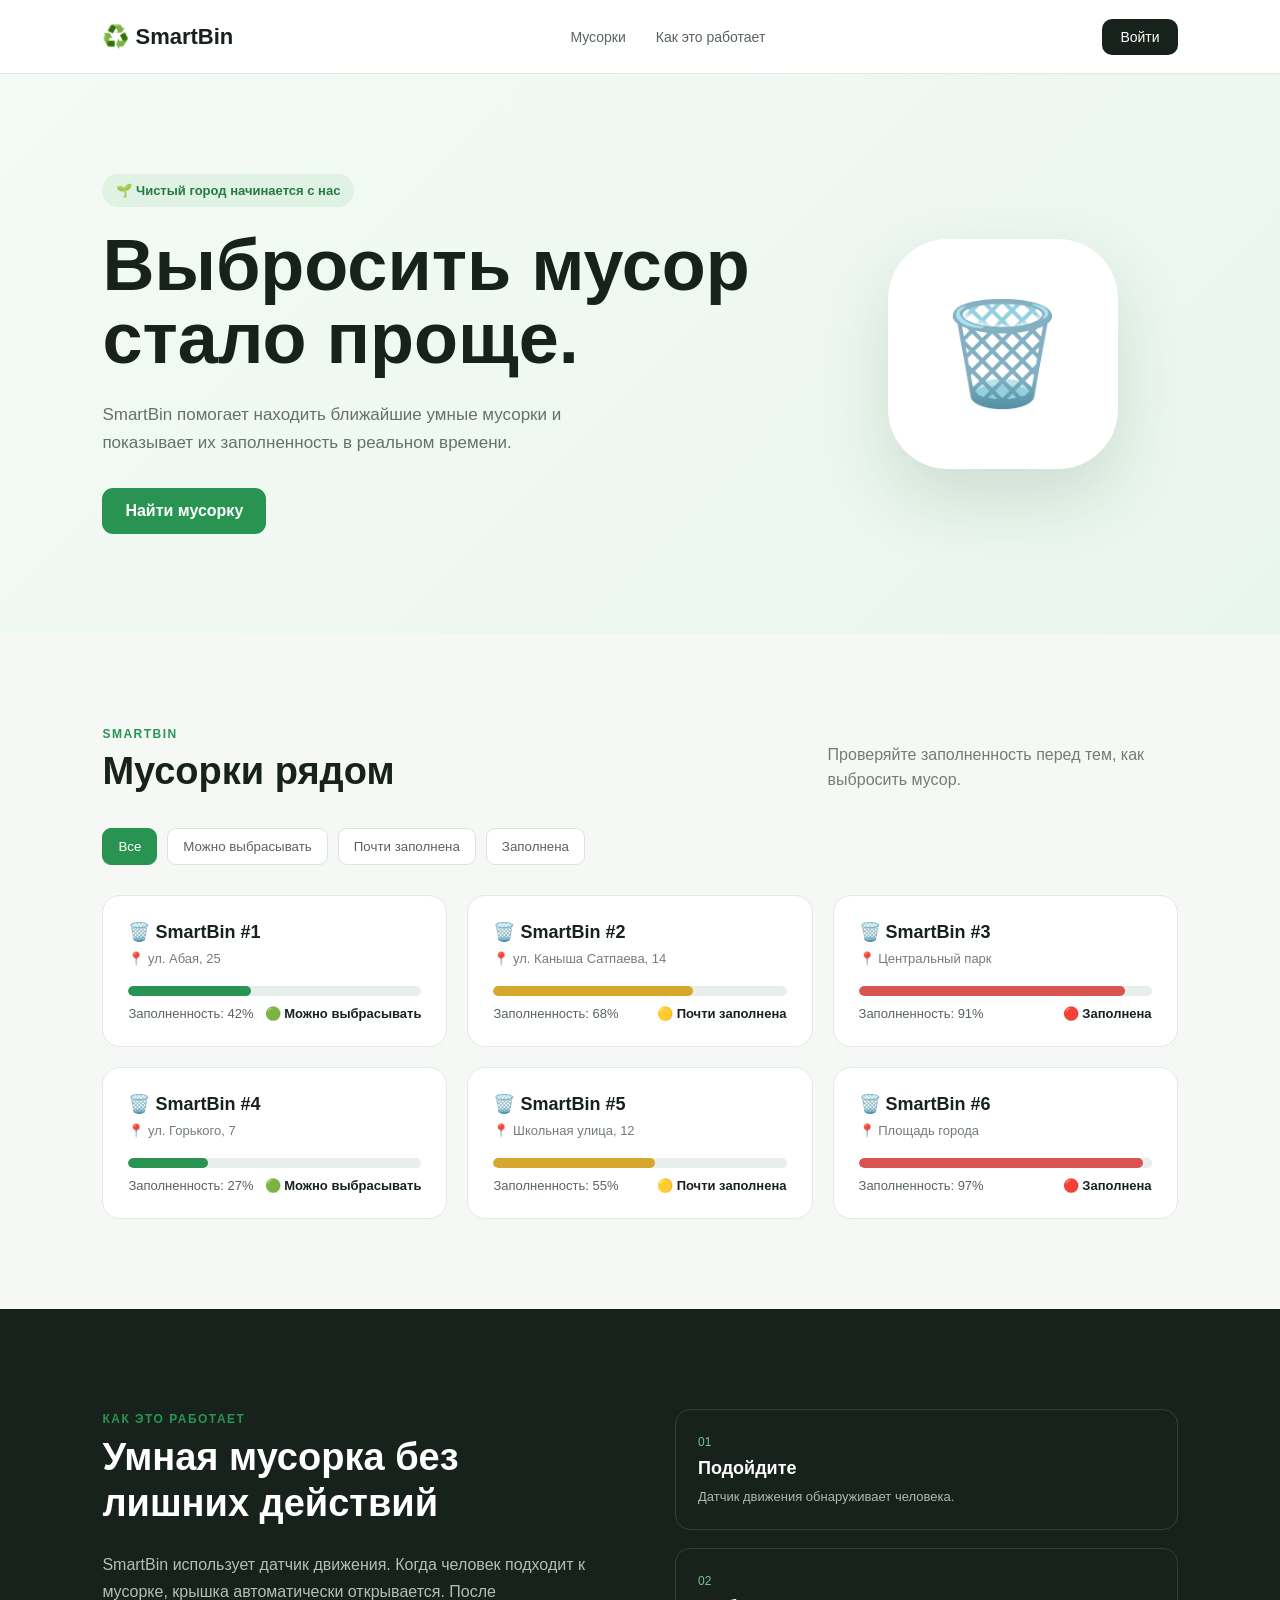
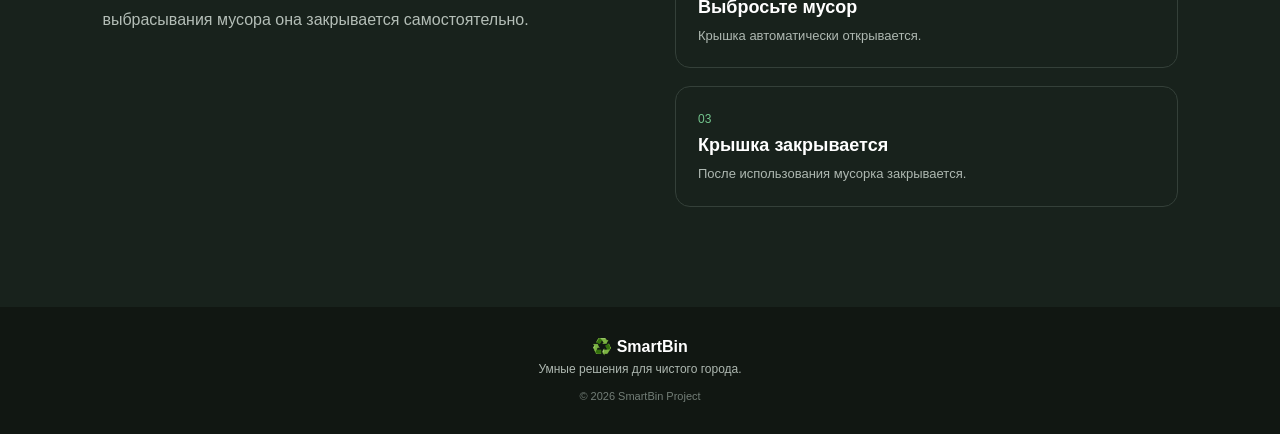
<file: index.html>
<!DOCTYPE html>
<html lang="ru">

<head>
    <meta charset="UTF-8">
    <meta name="viewport" content="width=device-width, initial-scale=1.0">

    <title>SmartBin — умные мусорки</title>

    <link rel="stylesheet" href="style.css">
</head>

<body>

<header class="header">

    <a href="index.html" class="logo">
        ♻️ SmartBin
    </a>

    <nav>
        <a href="#bins">Мусорки</a>
        <a href="#about">Как это работает</a>
    </nav>

    <div class="account-area">

        <a
            href="login.html"
            class="login-link"
            id="loginButton">
            Войти
        </a>

        <div
            class="account-menu"
            id="accountMenu">

            <button
                class="account-button"
                id="accountButton">

                <span class="account-icon">
                    👤
                </span>

                <span id="accountName">
                    Аккаунт
                </span>

                <span class="account-arrow">
                    ▾
                </span>

            </button>

            <div
                class="account-dropdown"
                id="accountDropdown">

                <div class="account-info">

                    <div class="account-avatar">
                        👤
                    </div>

                    <div>

                        <strong id="dropdownName">
                            Пользователь
                        </strong>

                        <span id="dropdownEmail">
                            email
                        </span>

                    </div>

                </div>

                <div class="account-divider"></div>

                <button
                    class="logout-button"
                    id="logoutButton">

                    Выйти

                </button>

            </div>

        </div>

    </div>

</header>


<main>

    <!-- HERO -->

    <section class="hero">

        <div class="hero-content">

            <div class="hero-label">
                🌱 Чистый город начинается с нас
            </div>

            <h1>
                Выбросить мусор<br>
                стало проще.
            </h1>

            <p>
                SmartBin помогает находить ближайшие умные
                мусорки и показывает их заполненность
                в реальном времени.
            </p>

            <a
                href="#bins"
                class="hero-button">

                Найти мусорку

            </a>

        </div>

        <div class="hero-bin">

            <div class="big-bin">
                🗑️
            </div>

        </div>

    </section>


    <!-- BINS -->

    <section
        class="bins-section"
        id="bins">

        <div class="section-header">

            <div>

                <span class="section-label">
                    SMARTBIN
                </span>

                <h2>
                    Мусорки рядом
                </h2>

            </div>

            <p>
                Проверяйте заполненность перед тем,
                как выбросить мусор.
            </p>

        </div>


        <div class="filters">

            <button
                class="filter-button active"
                data-status="all">

                Все

            </button>

            <button
                class="filter-button"
                data-status="available">

                Можно выбрасывать

            </button>

            <button
                class="filter-button"
                data-status="almost">

                Почти заполнена

            </button>

            <button
                class="filter-button"
                data-status="full">

                Заполнена

            </button>

        </div>


        <div
            class="bins-grid"
            id="binsContainer">

        </div>

    </section>


    <!-- ABOUT -->

    <section
        class="about-section"
        id="about">

        <div class="about-content">

            <span class="section-label">
                КАК ЭТО РАБОТАЕТ
            </span>

            <h2>
                Умная мусорка без лишних действий
            </h2>

            <p>
                SmartBin использует датчик движения.
                Когда человек подходит к мусорке,
                крышка автоматически открывается.
                После выбрасывания мусора она
                закрывается самостоятельно.
            </p>

        </div>


        <div class="steps">

            <div class="step">

                <span>01</span>

                <h3>
                    Подойдите
                </h3>

                <p>
                    Датчик движения обнаруживает человека.
                </p>

            </div>


            <div class="step">

                <span>02</span>

                <h3>
                    Выбросьте мусор
                </h3>

                <p>
                    Крышка автоматически открывается.
                </p>

            </div>


            <div class="step">

                <span>03</span>

                <h3>
                    Крышка закрывается
                </h3>

                <p>
                    После использования мусорка закрывается.
                </p>

            </div>

        </div>

    </section>

</main>


<footer>

    <div class="footer-logo">
        ♻️ SmartBin
    </div>

    <p>
        Умные решения для чистого города.
    </p>

    <span>
        © 2026 SmartBin Project
    </span>

</footer>


<script src="script.js"></script>
<script src="account.js"></script>

</body>

</html>
</file>
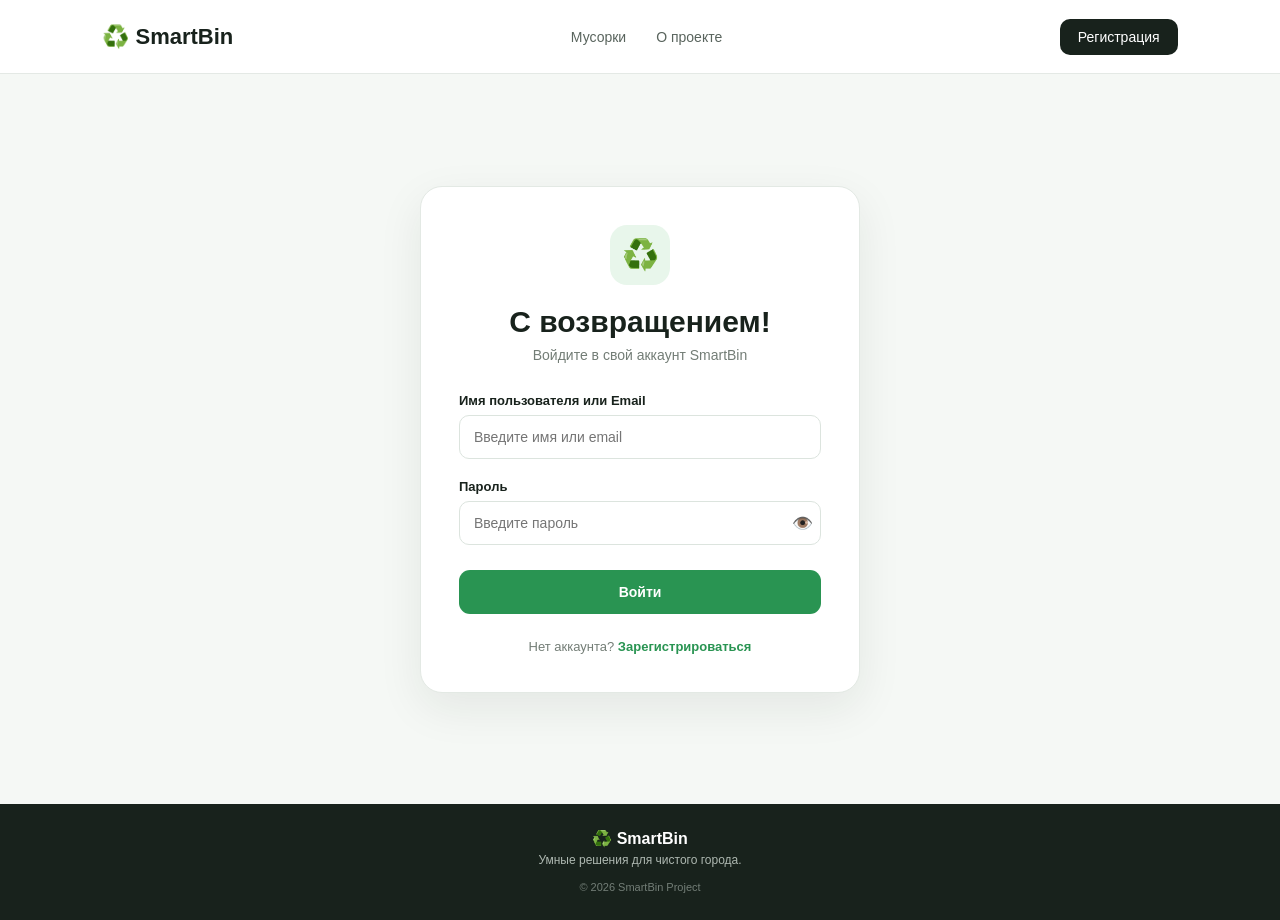
<file: login.html>
<!DOCTYPE html>
<html lang="ru">

<head>

    <meta charset="UTF-8">

    <meta
        name="viewport"
        content="width=device-width, initial-scale=1.0">

    <title>Вход — SmartBin</title>

    <link
        rel="stylesheet"
        href="login.css">

</head>

<body>

<header class="header">

    <a
        href="index.html"
        class="logo">

        ♻️ SmartBin

    </a>

    <nav>

        <a href="index.html">
            Мусорки
        </a>

        <a href="index.html#about">
            О проекте
        </a>

    </nav>

    <a
        href="register.html"
        class="register-link">

        Регистрация

    </a>

</header>


<main class="login-page">

    <div class="login-container">

        <div class="login-icon">
            ♻️
        </div>

        <h1>
            С возвращением!
        </h1>

        <p class="subtitle">
            Войдите в свой аккаунт SmartBin
        </p>


        <form id="loginForm">

            <div class="form-group">

                <label for="login">
                    Имя пользователя или Email
                </label>

                <input
                    type="text"
                    id="login"
                    placeholder="Введите имя или email"
                    autocomplete="username"
                    required>

            </div>


            <div class="form-group">

                <label for="password">
                    Пароль
                </label>

                <div class="password-wrapper">

                    <input
                        type="password"
                        id="password"
                        placeholder="Введите пароль"
                        autocomplete="current-password"
                        required>

                    <button
                        type="button"
                        id="showPassword"
                        class="show-password">

                        👁️

                    </button>

                </div>

            </div>


            <button
                type="submit"
                class="login-button">

                Войти

            </button>

        </form>


        <p class="register-text">

            Нет аккаунта?

            <a href="register.html">
                Зарегистрироваться
            </a>

        </p>

    </div>

</main>


<footer>

    <div class="footer-logo">
        ♻️ SmartBin
    </div>

    <p>
        Умные решения для чистого города.
    </p>

    <span>
        © 2026 SmartBin Project
    </span>

</footer>


<script src="login.js"></script>

</body>

</html>
</file>
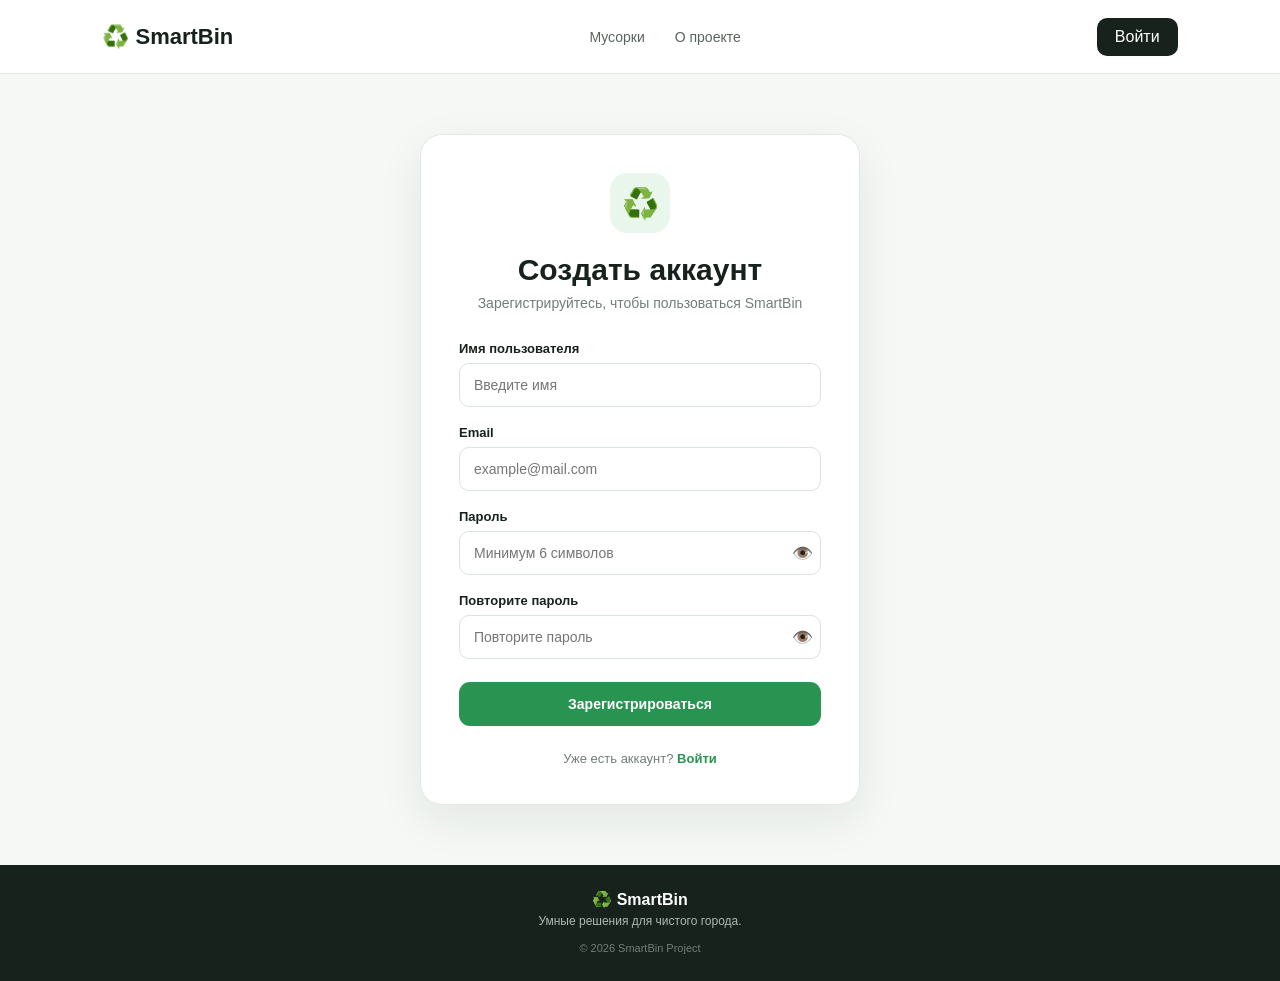
<file: register.html>
<!DOCTYPE html>
<html lang="ru">

<head>

    <meta charset="UTF-8">

    <meta
        name="viewport"
        content="width=device-width, initial-scale=1.0">

    <title>Регистрация — SmartBin</title>

    <link
        rel="stylesheet"
        href="register.css">

</head>

<body>

<header class="header">

    <a
        href="index.html"
        class="logo">

        ♻️ SmartBin

    </a>

    <nav>

        <a href="index.html">
            Мусорки
        </a>

        <a href="index.html#about">
            О проекте
        </a>

    </nav>

    <a
        href="login.html"
        class="login-link">

        Войти

    </a>

</header>


<main class="register-page">

    <div class="register-container">

        <div class="register-icon">
            ♻️
        </div>

        <h1>
            Создать аккаунт
        </h1>

        <p class="subtitle">
            Зарегистрируйтесь, чтобы пользоваться SmartBin
        </p>


        <form id="registerForm">

            <div class="form-group">

                <label for="username">
                    Имя пользователя
                </label>

                <input
                    type="text"
                    id="username"
                    placeholder="Введите имя"
                    autocomplete="username"
                    required>

            </div>


            <div class="form-group">

                <label for="email">
                    Email
                </label>

                <input
                    type="email"
                    id="email"
                    placeholder="example@mail.com"
                    autocomplete="email"
                    required>

            </div>


            <div class="form-group">

                <label for="password">
                    Пароль
                </label>

                <div class="password-wrapper">

                    <input
                        type="password"
                        id="password"
                        placeholder="Минимум 6 символов"
                        autocomplete="new-password"
                        required>

                    <button
                        type="button"
                        id="showPassword"
                        class="show-password">

                        👁️

                    </button>

                </div>

            </div>


            <div class="form-group">

                <label for="confirmPassword">
                    Повторите пароль
                </label>

                <div class="password-wrapper">

                    <input
                        type="password"
                        id="confirmPassword"
                        placeholder="Повторите пароль"
                        autocomplete="new-password"
                        required>

                    <button
                        type="button"
                        id="showConfirmPassword"
                        class="show-password">

                        👁️

                    </button>

                </div>

            </div>


            <button
                type="submit"
                class="register-button">

                Зарегистрироваться

            </button>

        </form>


        <p class="login-text">

            Уже есть аккаунт?

            <a href="login.html">
                Войти
            </a>

        </p>

    </div>

</main>


<footer>

    <div class="footer-logo">
        ♻️ SmartBin
    </div>

    <p>
        Умные решения для чистого города.
    </p>

    <span>
        © 2026 SmartBin Project
    </span>

</footer>


<script src="register.js"></script>

</body>

</html>
</file>
<file: style.css>
* {
    margin: 0;
    padding: 0;
    box-sizing: border-box;
}

html {
    scroll-behavior: smooth;
}

body {
    font-family: Arial, sans-serif;
    background: #f5f8f5;
    color: #18221c;
}


/* =========================
   HEADER
   ========================= */

.header {
    height: 74px;

    display: flex;
    align-items: center;
    justify-content: space-between;

    padding: 0 8%;

    background: white;

    border-bottom: 1px solid #e4e9e5;

    position: sticky;
    top: 0;

    z-index: 100;
}

.logo {
    color: #18221c;

    text-decoration: none;

    font-size: 22px;
    font-weight: 700;
}

nav {
    display: flex;
    gap: 30px;
}

nav a {
    color: #59645d;

    text-decoration: none;

    font-size: 14px;

    transition: 0.2s;
}

nav a:hover {
    color: #299452;
}


/* =========================
   LOGIN
   ========================= */

.login-link {
    padding: 10px 18px;

    background: #18221c;

    color: white;

    border-radius: 10px;

    text-decoration: none;

    font-size: 14px;
}

.login-link:hover {
    background: #299452;
}


/* =========================
   HERO
   ========================= */

.hero {
    min-height: 560px;

    padding: 80px 8%;

    display: flex;
    align-items: center;
    justify-content: space-between;

    background:
        linear-gradient(
            135deg,
            #f4faf5,
            #e9f6ed
        );
}

.hero-content {
    max-width: 650px;
}

.hero-label {
    display: inline-block;

    padding: 9px 14px;

    margin-bottom: 22px;

    background: #dff2e4;

    color: #267a43;

    border-radius: 20px;

    font-size: 13px;
    font-weight: 600;
}

.hero h1 {
    font-size: clamp(42px, 6vw, 72px);

    line-height: 1.02;

    margin-bottom: 25px;
}

.hero p {
    max-width: 550px;

    color: #657169;

    font-size: 17px;

    line-height: 1.7;

    margin-bottom: 30px;
}

.hero-button {
    display: inline-block;

    padding: 14px 23px;

    background: #299452;

    color: white;

    border-radius: 11px;

    text-decoration: none;

    font-weight: 600;

    transition: 0.2s;
}

.hero-button:hover {
    background: #217b43;

    transform: translateY(-2px);
}

.hero-bin {
    display: flex;

    align-items: center;
    justify-content: center;

    width: 350px;
    height: 350px;
}

.big-bin {
    width: 230px;
    height: 230px;

    display: flex;
    align-items: center;
    justify-content: center;

    background: white;

    border-radius: 60px;

    font-size: 100px;

    box-shadow:
        0 30px 70px rgba(30, 80, 45, 0.15);
}


/* =========================
   BINS
   ========================= */

.bins-section {
    padding: 90px 8%;
}

.section-header {
    display: flex;

    align-items: end;
    justify-content: space-between;

    margin-bottom: 35px;
}

.section-label {
    color: #299452;

    font-size: 12px;

    font-weight: 700;

    letter-spacing: 1.5px;
}

.section-header h2,
.about-content h2 {
    font-size: 38px;

    margin-top: 8px;
}

.section-header p {
    max-width: 350px;

    color: #737d76;

    line-height: 1.6;
}


/* FILTERS */

.filters {
    display: flex;

    gap: 10px;

    flex-wrap: wrap;

    margin-bottom: 30px;
}

.filter-button {
    padding: 10px 15px;

    border: 1px solid #dce4de;

    background: white;

    color: #59645d;

    border-radius: 9px;

    cursor: pointer;

    transition: 0.2s;
}

.filter-button:hover,
.filter-button.active {
    background: #299452;

    border-color: #299452;

    color: white;
}


/* GRID */

.bins-grid {
    display: grid;

    grid-template-columns:
        repeat(3, 1fr);

    gap: 20px;
}


/* CARD */

.bin-card {
    padding: 25px;

    background: white;

    border: 1px solid #e3e9e4;

    border-radius: 18px;

    transition: 0.2s;
}

.bin-card:hover {
    transform: translateY(-4px);

    box-shadow:
        0 15px 35px rgba(20, 40, 25, 0.08);
}

.bin-card h3 {
    margin-bottom: 8px;

    font-size: 18px;
}

.bin-location {
    color: #737d76;

    font-size: 13px;

    margin-bottom: 20px;
}

.bin-progress {
    height: 10px;

    overflow: hidden;

    background: #e8eee9;

    border-radius: 20px;

    margin-bottom: 10px;
}

.bin-progress-fill {
    height: 100%;

    border-radius: 20px;

    transition: width 0.5s;
}

.progress-green {
    background: #299452;
}

.progress-yellow {
    background: #d5a72c;
}

.progress-red {
    background: #d95353;
}

.bin-bottom {
    display: flex;

    justify-content: space-between;

    align-items: center;
}

.fill-value {
    font-size: 13px;

    color: #59645d;
}

.status {
    font-size: 13px;

    font-weight: 600;
}


/* =========================
   ABOUT
   ========================= */

.about-section {
    padding: 100px 8%;

    background: #18221c;

    color: white;

    display: grid;

    grid-template-columns:
        1fr 1fr;

    gap: 70px;
}

.about-content h2 {
    max-width: 550px;

    line-height: 1.2;
}

.about-content p {
    max-width: 550px;

    margin-top: 25px;

    color: #b4beb7;

    line-height: 1.7;
}

.steps {
    display: grid;

    gap: 18px;
}

.step {
    padding: 22px;

    border: 1px solid #344039;

    border-radius: 15px;
}

.step span {
    color: #73c58d;

    font-size: 12px;
}

.step h3 {
    margin: 8px 0;

    font-size: 18px;
}

.step p {
    color: #aeb8b1;

    font-size: 13px;

    line-height: 1.5;
}


/* =========================
   FOOTER
   ========================= */

footer {
    padding: 30px;

    background: #111712;

    color: white;

    text-align: center;
}

.footer-logo {
    font-weight: 700;

    margin-bottom: 6px;
}

footer p {
    color: #aeb8b1;

    font-size: 12px;

    margin-bottom: 10px;
}

footer span {
    color: #737e77;

    font-size: 11px;
}


/* =========================
   ACCOUNT
   ========================= */

.account-area {
    position: relative;
}

.account-menu {
    display: none;

    position: relative;
}

.account-button {
    display: flex;

    align-items: center;

    gap: 8px;

    padding: 10px 14px;

    border: 1px solid #dce4de;

    border-radius: 10px;

    background: white;

    color: #18221c;

    font-size: 14px;

    font-weight: 600;

    cursor: pointer;
}

.account-button:hover {
    border-color: #299452;

    background: #f5faf6;
}

.account-arrow {
    color: #737d76;

    font-size: 12px;
}

.account-dropdown {
    position: absolute;

    top: calc(100% + 10px);

    right: 0;

    width: 270px;

    padding: 12px;

    background: white;

    border: 1px solid #e1e7e2;

    border-radius: 15px;

    box-shadow:
        0 15px 40px rgba(20, 40, 25, 0.12);

    opacity: 0;

    visibility: hidden;

    transform: translateY(-5px);

    transition: 0.2s;

    z-index: 1000;
}

.account-dropdown.show {
    opacity: 1;

    visibility: visible;

    transform: translateY(0);
}

.account-info {
    display: flex;

    align-items: center;

    gap: 12px;

    padding: 10px;
}

.account-avatar {
    width: 42px;
    height: 42px;

    display: flex;

    align-items: center;
    justify-content: center;

    background: #e8f6eb;

    border-radius: 50%;
}

.account-info strong {
    display: block;

    margin-bottom: 4px;

    font-size: 14px;
}

.account-info span {
    display: block;

    color: #737d76;

    font-size: 12px;

    max-width: 170px;

    overflow: hidden;

    text-overflow: ellipsis;

    white-space: nowrap;
}

.account-divider {
    height: 1px;

    background: #e7ebe8;

    margin: 5px 0;
}

.logout-button {
    width: 100%;

    padding: 10px;

    border: none;

    border-radius: 9px;

    background: transparent;

    color: #d34d4d;

    text-align: left;

    cursor: pointer;
}

.logout-button:hover {
    background: #fff1f1;
}


/* =========================
   MOBILE
   ========================= */

@media (max-width: 850px) {

    .hero {
        flex-direction: column;

        text-align: center;

        gap: 40px;
    }

    .hero p {
        margin-left: auto;
        margin-right: auto;
    }

    .bins-grid {
        grid-template-columns: 1fr 1fr;
    }

    .about-section {
        grid-template-columns: 1fr;
    }

}

@media (max-width: 650px) {

    .header {
        padding: 0 5%;
    }

    nav {
        display: none;
    }

    .hero {
        padding: 60px 5%;
    }

    .hero-bin {
        width: 250px;
        height: 250px;
    }

    .big-bin {
        width: 170px;
        height: 170px;

        font-size: 75px;
    }

    .bins-section,
    .about-section {
        padding: 65px 5%;
    }

    .section-header {
        display: block;
    }

    .section-header p {
        margin-top: 15px;
    }

    .bins-grid {
        grid-template-columns: 1fr;
    }

    .account-dropdown {
        right: -10px;
    }

}
</file>
<file: login.css>
* {
    margin: 0;
    padding: 0;
    box-sizing: border-box;
}

body {
    font-family: Arial, sans-serif;

    background: #f5f8f5;

    color: #18221c;
}


/* HEADER */

.header {
    height: 74px;

    display: flex;

    align-items: center;

    justify-content: space-between;

    padding: 0 8%;

    background: white;

    border-bottom: 1px solid #e4e9e5;
}

.logo {
    color: #18221c;

    text-decoration: none;

    font-size: 22px;

    font-weight: 700;
}

nav {
    display: flex;

    gap: 30px;
}

nav a {
    color: #59645d;

    text-decoration: none;

    font-size: 14px;
}

.register-link {
    padding: 10px 18px;

    background: #18221c;

    color: white;

    border-radius: 10px;

    text-decoration: none;

    font-size: 14px;
}


/* LOGIN */

.login-page {
    min-height: calc(100vh - 170px);

    display: flex;

    align-items: center;

    justify-content: center;

    padding: 60px 20px;
}

.login-container {
    width: 100%;

    max-width: 440px;

    padding: 38px;

    background: white;

    border: 1px solid #e3e9e4;

    border-radius: 22px;

    box-shadow:
        0 15px 45px rgba(20, 40, 25, 0.08);
}

.login-icon {
    width: 60px;
    height: 60px;

    display: flex;

    align-items: center;

    justify-content: center;

    margin: 0 auto 20px;

    background: #e8f6eb;

    border-radius: 17px;

    font-size: 30px;
}

h1 {
    text-align: center;

    font-size: 30px;

    margin-bottom: 8px;
}

.subtitle {
    text-align: center;

    color: #737d76;

    font-size: 14px;

    margin-bottom: 30px;
}


/* FORM */

.form-group {
    margin-bottom: 20px;
}

.form-group label {
    display: block;

    margin-bottom: 7px;

    font-size: 13px;

    font-weight: 600;
}

.form-group input {
    width: 100%;

    padding: 13px 14px;

    border: 1px solid #dce4de;

    border-radius: 10px;

    outline: none;

    font-size: 14px;
}

.form-group input:focus {
    border-color: #299452;

    box-shadow:
        0 0 0 3px rgba(41, 148, 82, 0.1);
}


/* PASSWORD */

.password-wrapper {
    position: relative;
}

.password-wrapper input {
    padding-right: 48px;
}

.show-password {
    position: absolute;

    right: 8px;

    top: 50%;

    transform: translateY(-50%);

    border: none;

    background: transparent;

    cursor: pointer;

    font-size: 17px;
}


/* BUTTON */

.login-button {
    width: 100%;

    padding: 14px;

    margin-top: 5px;

    border: none;

    border-radius: 11px;

    background: #299452;

    color: white;

    font-size: 14px;

    font-weight: 600;

    cursor: pointer;
}

.login-button:hover {
    background: #217b43;
}

.login-button:disabled {
    opacity: 0.6;

    cursor: not-allowed;
}


/* REGISTER */

.register-text {
    margin-top: 25px;

    text-align: center;

    color: #737d76;

    font-size: 13px;
}

.register-text a {
    color: #299452;

    font-weight: 600;

    text-decoration: none;
}


/* FOOTER */

footer {
    padding: 25px;

    background: #18221c;

    color: white;

    text-align: center;
}

.footer-logo {
    font-weight: 700;

    margin-bottom: 5px;
}

footer p {
    color: #aeb8b1;

    font-size: 12px;

    margin-bottom: 10px;
}

footer span {
    color: #737e77;

    font-size: 11px;
}


@media (max-width: 650px) {

    .header {
        padding: 0 5%;
    }

    nav {
        display: none;
    }

    .login-container {
        padding: 28px 22px;
    }

    h1 {
        font-size: 26px;
    }

}
</file>
<file: register.css>
* {
    margin: 0;
    padding: 0;
    box-sizing: border-box;
}

body {
    font-family: Arial, sans-serif;

    background: #f5f8f5;

    color: #18221c;
}


/* HEADER */

.header {
    height: 74px;

    display: flex;

    align-items: center;

    justify-content: space-between;

    padding: 0 8%;

    background: white;

    border-bottom: 1px solid #e4e9e5;
}

.logo {
    color: #18221c;

    text-decoration: none;

    font-size: 22px;

    font-weight: 700;
}

nav {
    display: flex;

    gap: 30px;
}

nav a {
    color: #59645d;

    text-decoration: none;

    font-size: 14px;
}

.login-link {
    padding: 10px 18px;

    background: #18221c;

    color: white;

    border-radius: 10px;

    text-decoration: none;
}


/* REGISTER */

.register-page {
    min-height: calc(100vh - 170px);

    display: flex;

    align-items: center;

    justify-content: center;

    padding: 60px 20px;
}

.register-container {
    width: 100%;

    max-width: 440px;

    padding: 38px;

    background: white;

    border: 1px solid #e3e9e4;

    border-radius: 22px;

    box-shadow:
        0 15px 45px rgba(20, 40, 25, 0.08);
}

.register-icon {
    width: 60px;

    height: 60px;

    display: flex;

    align-items: center;

    justify-content: center;

    margin: 0 auto 20px;

    background: #e8f6eb;

    border-radius: 17px;

    font-size: 30px;
}

h1 {
    text-align: center;

    font-size: 30px;

    margin-bottom: 8px;
}

.subtitle {
    text-align: center;

    color: #737d76;

    font-size: 14px;

    margin-bottom: 30px;
}


/* FORM */

.form-group {
    margin-bottom: 18px;
}

.form-group label {
    display: block;

    margin-bottom: 7px;

    font-size: 13px;

    font-weight: 600;
}

.form-group input {
    width: 100%;

    padding: 13px 14px;

    border: 1px solid #dce4de;

    border-radius: 10px;

    outline: none;

    font-size: 14px;
}

.form-group input:focus {
    border-color: #299452;

    box-shadow:
        0 0 0 3px rgba(41, 148, 82, 0.1);
}


/* PASSWORD */

.password-wrapper {
    position: relative;
}

.password-wrapper input {
    padding-right: 48px;
}

.show-password {
    position: absolute;

    right: 8px;

    top: 50%;

    transform: translateY(-50%);

    border: none;

    background: transparent;

    cursor: pointer;

    font-size: 17px;
}


/* BUTTON */

.register-button {
    width: 100%;

    padding: 14px;

    margin-top: 5px;

    border: none;

    border-radius: 11px;

    background: #299452;

    color: white;

    font-size: 14px;

    font-weight: 600;

    cursor: pointer;
}

.register-button:hover {
    background: #217b43;
}

.register-button:disabled {
    opacity: 0.6;

    cursor: not-allowed;
}


/* LOGIN */

.login-text {
    margin-top: 25px;

    text-align: center;

    color: #737d76;

    font-size: 13px;
}

.login-text a {
    color: #299452;

    font-weight: 600;

    text-decoration: none;
}


/* FOOTER */

footer {
    padding: 25px;

    background: #18221c;

    color: white;

    text-align: center;
}

.footer-logo {
    font-weight: 700;

    margin-bottom: 5px;
}

footer p {
    color: #aeb8b1;

    font-size: 12px;

    margin-bottom: 10px;
}

footer span {
    color: #737e77;

    font-size: 11px;
}


@media (max-width: 650px) {

    .header {
        padding: 0 5%;
    }

    nav {
        display: none;
    }

    .register-container {
        padding: 28px 22px;
    }

    h1 {
        font-size: 26px;
    }

}
</file>
